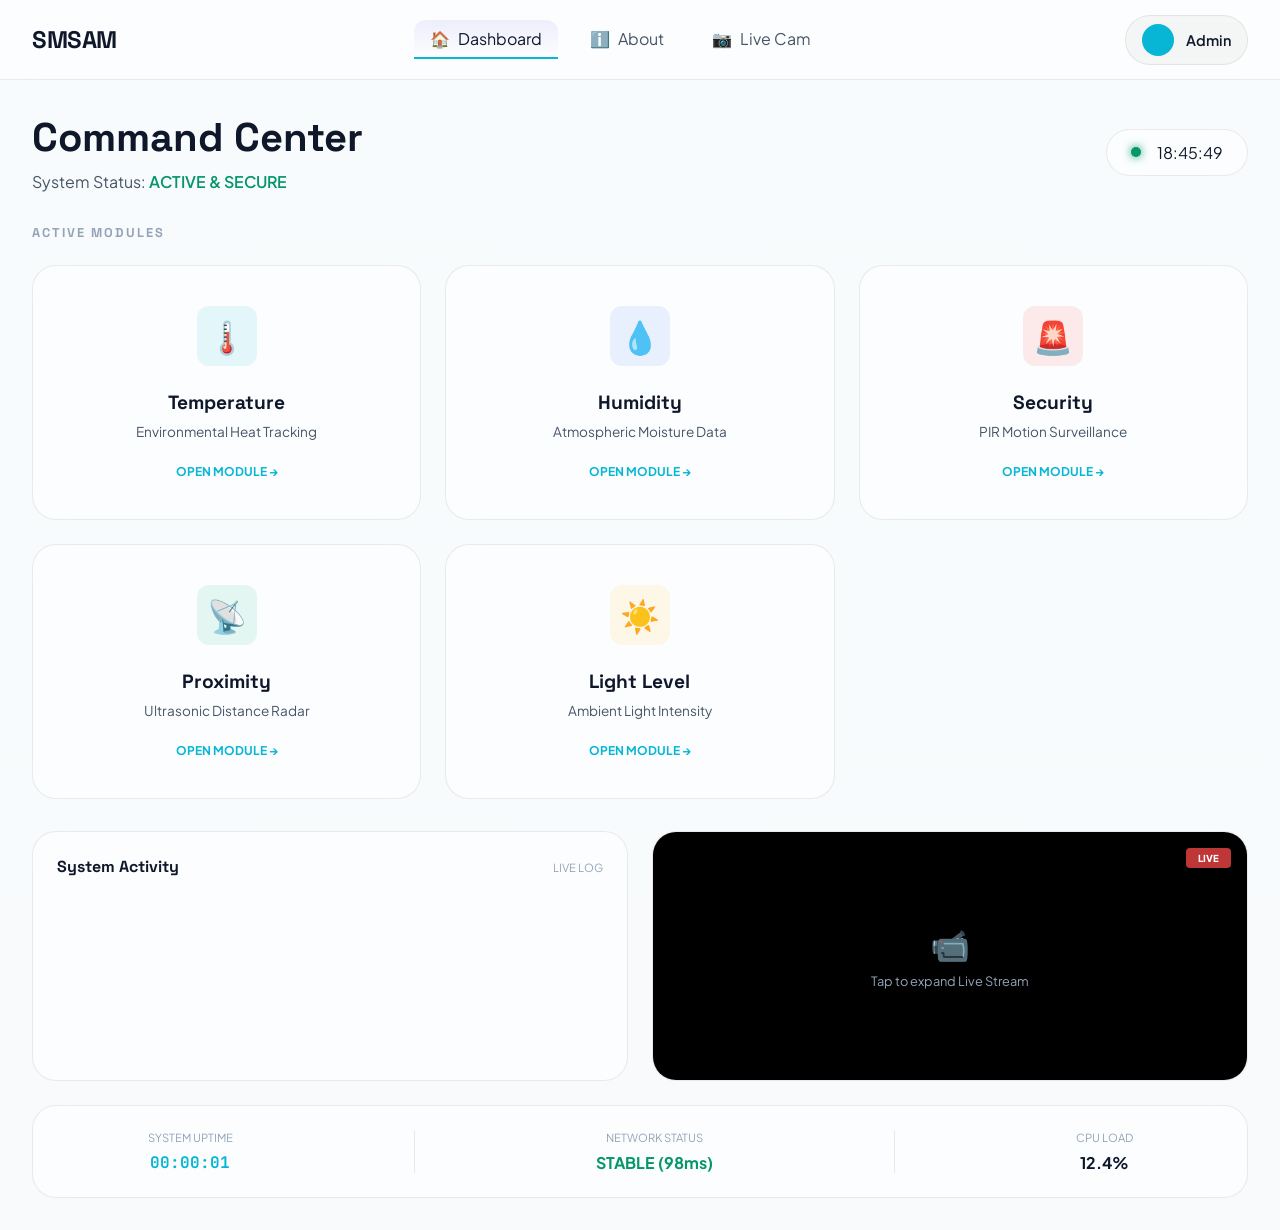
<file: index.html>
<!DOCTYPE html>
<html lang="en">
<head>
    <meta charset="UTF-8">
    <meta name="viewport" content="width=device-width, initial-scale=1.0">
    <title>SMSAM | Command Center</title>
    <link rel="stylesheet" href="static/style.css">
</head>
<body>
    <div class="app-container">
        <!-- Navbar -->
        <nav class="navbar">
            <div class="brand">
                <h1 class="brand-name">SMSAM</h1>
            </div>
            
            <ul class="nav-menu">
                <li class="nav-item">
                    <a href="index.html" class="nav-link active">
                        <span>🏠</span> Dashboard
                    </a>
                </li>
                <li class="nav-item">
                    <a href="about.html" class="nav-link">
                        <span>ℹ️</span> About
                    </a>
                </li>
                
                <li class="nav-item">
                    <a href="camera.html" class="nav-link">
                        <span>📷</span> Live Cam
                    </a>
                </li>
                
                
            </ul>

            <div class="user-profile">
                <div class="avatar"></div>
                <div class="user-info">
                    <div style="font-weight: 600; font-size: 0.9rem;">Admin</div>
                </div>
            </div>
        </nav>

        <!-- Main Content -->
        <main class="main-content">
            <header class="header animate-fade">
                <div>
                    <h2 style="font-size: 2.5rem; margin-bottom: 0.5rem;">Command Center</h2>
                    <p style="color: var(--text-dim);">System Status: <span style="color: var(--success); font-weight: 600;">ACTIVE & SECURE</span></p>
                </div>
                <div class="glass-card" style="padding: 12px 24px; border-radius: 100px; display: flex; align-items: center; gap: 1rem;">
                    <div style="width: 10px; height: 10px; border-radius: 50%; background: var(--success); box-shadow: 0 0 10px var(--success);"></div>
                    <span id="live-clock">--:--:--</span>
                </div>
            </header>

            <!-- Navigation Hub -->
            <div style="margin-bottom: 2rem;">
                <h3 style="margin-bottom: 1.5rem; color: var(--text-muted); text-transform: uppercase; letter-spacing: 2px; font-size: 0.8rem;">Active Modules</h3>
                <div class="dashboard-grid">
                    <!-- Temp Module -->
                    
                    <a href="temperature.html" style="text-decoration: none; color: inherit;">
                        <div class="glass-card animate-fade" style="text-align: center; padding: 2.5rem 1.5rem; animation-delay: 0.1s;">
                            <div class="card-icon" style="margin: 0 auto 1.5rem auto; width: 60px; height: 60px; font-size: 2rem; background: rgba(6, 182, 212, 0.1);">🌡️</div>
                            <h4 style="font-size: 1.2rem; margin-bottom: 0.5rem;">Temperature</h4>
                            <p style="color: var(--text-dim); font-size: 0.85rem;">Environmental Heat Tracking</p>
                            <div style="margin-top: 1.5rem; font-size: 0.75rem; color: var(--primary); font-weight: 700;">OPEN MODULE →</div>
                        </div>
                    </a>
                    

                    <!-- Humidity Module -->
                    
                    <a href="humidity.html" style="text-decoration: none; color: inherit;">
                        <div class="glass-card animate-fade" style="text-align: center; padding: 2.5rem 1.5rem; animation-delay: 0.2s;">
                            <div class="card-icon" style="margin: 0 auto 1.5rem auto; width: 60px; height: 60px; font-size: 2rem; background: rgba(59, 130, 246, 0.1);">💧</div>
                            <h4 style="font-size: 1.2rem; margin-bottom: 0.5rem;">Humidity</h4>
                            <p style="color: var(--text-dim); font-size: 0.85rem;">Atmospheric Moisture Data</p>
                            <div style="margin-top: 1.5rem; font-size: 0.75rem; color: var(--primary); font-weight: 700;">OPEN MODULE →</div>
                        </div>
                    </a>
                    

                    <!-- Motion Module -->
                    
                    <a href="motion.html" style="text-decoration: none; color: inherit;">
                        <div class="glass-card animate-fade" style="text-align: center; padding: 2.5rem 1.5rem; animation-delay: 0.3s;">
                            <div class="card-icon" style="margin: 0 auto 1.5rem auto; width: 60px; height: 60px; font-size: 2rem; background: rgba(239, 68, 68, 0.1);">🚨</div>
                            <h4 style="font-size: 1.2rem; margin-bottom: 0.5rem;">Security</h4>
                            <p style="color: var(--text-dim); font-size: 0.85rem;">PIR Motion Surveillance</p>
                            <div style="margin-top: 1.5rem; font-size: 0.75rem; color: var(--primary); font-weight: 700;">OPEN MODULE →</div>
                        </div>
                    </a>
                    

                    <!-- Radar Module -->
                    
                    <a href="distance.html" style="text-decoration: none; color: inherit;">
                        <div class="glass-card animate-fade" style="text-align: center; padding: 2.5rem 1.5rem; animation-delay: 0.4s;">
                            <div class="card-icon" style="margin: 0 auto 1.5rem auto; width: 60px; height: 60px; font-size: 2rem; background: rgba(16, 185, 129, 0.1);">📡</div>
                            <h4 style="font-size: 1.2rem; margin-bottom: 0.5rem;">Proximity</h4>
                            <p style="color: var(--text-dim); font-size: 0.85rem;">Ultrasonic Distance Radar</p>
                            <div style="margin-top: 1.5rem; font-size: 0.75rem; color: var(--primary); font-weight: 700;">OPEN MODULE →</div>
                        </div>
                    </a>
                    

                    <!-- LDR Module -->
                    
                    <a href="ldr.html" style="text-decoration: none; color: inherit;">
                        <div class="glass-card animate-fade" style="text-align: center; padding: 2.5rem 1.5rem; animation-delay: 0.5s;">
                            <div class="card-icon" style="margin: 0 auto 1.5rem auto; width: 60px; height: 60px; font-size: 2rem; background: rgba(251, 191, 36, 0.1);">☀️</div>
                            <h4 style="font-size: 1.2rem; margin-bottom: 0.5rem;">Light Level</h4>
                            <p style="color: var(--text-dim); font-size: 0.85rem;">Ambient Light Intensity</p>
                            <div style="margin-top: 1.5rem; font-size: 0.75rem; color: var(--primary); font-weight: 700;">OPEN MODULE →</div>
                        </div>
                    </a>
                    
                </div>
            </div>

            <!-- Overview Section -->
            <div style="display: grid; grid-template-columns: 1fr 1fr; gap: 1.5rem;">
                <!-- Activity Feed -->
                <div class="glass-card animate-fade" style="animation-delay: 0.5s;">
                    <div style="display: flex; justify-content: space-between; align-items: center; margin-bottom: 1.5rem;">
                        <h3 style="font-size: 1rem;">System Activity</h3>
                        <span style="font-size: 0.7rem; color: var(--text-muted);">LIVE LOG</span>
                    </div>
                    <div id="alert-list" style="display: flex; flex-direction: column; gap: 1rem;">
                        <!-- Alerts will be injected here -->
                    </div>
                </div>

                <!-- Live Feed Preview -->
                
                <a href="camera.html" style="text-decoration: none; color: inherit;">
                    <div class="glass-card animate-fade" style="padding: 0; overflow: hidden; position: relative; height: 100%; min-height: 250px; animation-delay: 0.6s;">
                        <div style="width: 100%; height: 100%; background: #000; display: flex; flex-direction: column; align-items: center; justify-content: center;">
                            <div style="font-size: 2rem; margin-bottom: 0.5rem;">📹</div>
                            <p style="color: var(--text-muted); font-size: 0.8rem;">Tap to expand Live Stream</p>
                        </div>
                        <div style="position: absolute; top: 1rem; right: 1rem; padding: 4px 12px; background: rgba(239, 68, 68, 0.8); border-radius: 4px; font-size: 0.6rem; font-weight: 800; color: white;">LIVE</div>
                    </div>
                </a>
                
            </div>

            <!-- Stats Bar -->
            <div class="glass-card animate-fade" style="margin-top: 1.5rem; display: flex; justify-content: space-around; padding: 1.5rem; animation-delay: 0.7s;">
                <div style="text-align: center;">
                    <div style="font-size: 0.7rem; color: var(--text-muted); text-transform: uppercase; margin-bottom: 0.5rem;">System Uptime</div>
                    <div id="uptime-counter" style="font-family: 'JetBrains Mono', monospace; font-weight: 700; color: var(--primary);">00:00:00</div>
                </div>
                <div style="width: 1px; background: var(--border-glass);"></div>
                <div style="text-align: center;">
                    <div style="font-size: 0.7rem; color: var(--text-muted); text-transform: uppercase; margin-bottom: 0.5rem;">Network Status</div>
                    <div style="font-weight: 700; color: var(--success);">STABLE (98ms)</div>
                </div>
                <div style="width: 1px; background: var(--border-glass);"></div>
                <div style="text-align: center;">
                    <div style="font-size: 0.7rem; color: var(--text-muted); text-transform: uppercase; margin-bottom: 0.5rem;">CPU Load</div>
                    <div style="font-weight: 700; color: var(--text-main);">12.4%</div>
                </div>
            </div>
        </main>
    </div>

    <script src="static/script.js"></script>
</body>
</html>
</file>
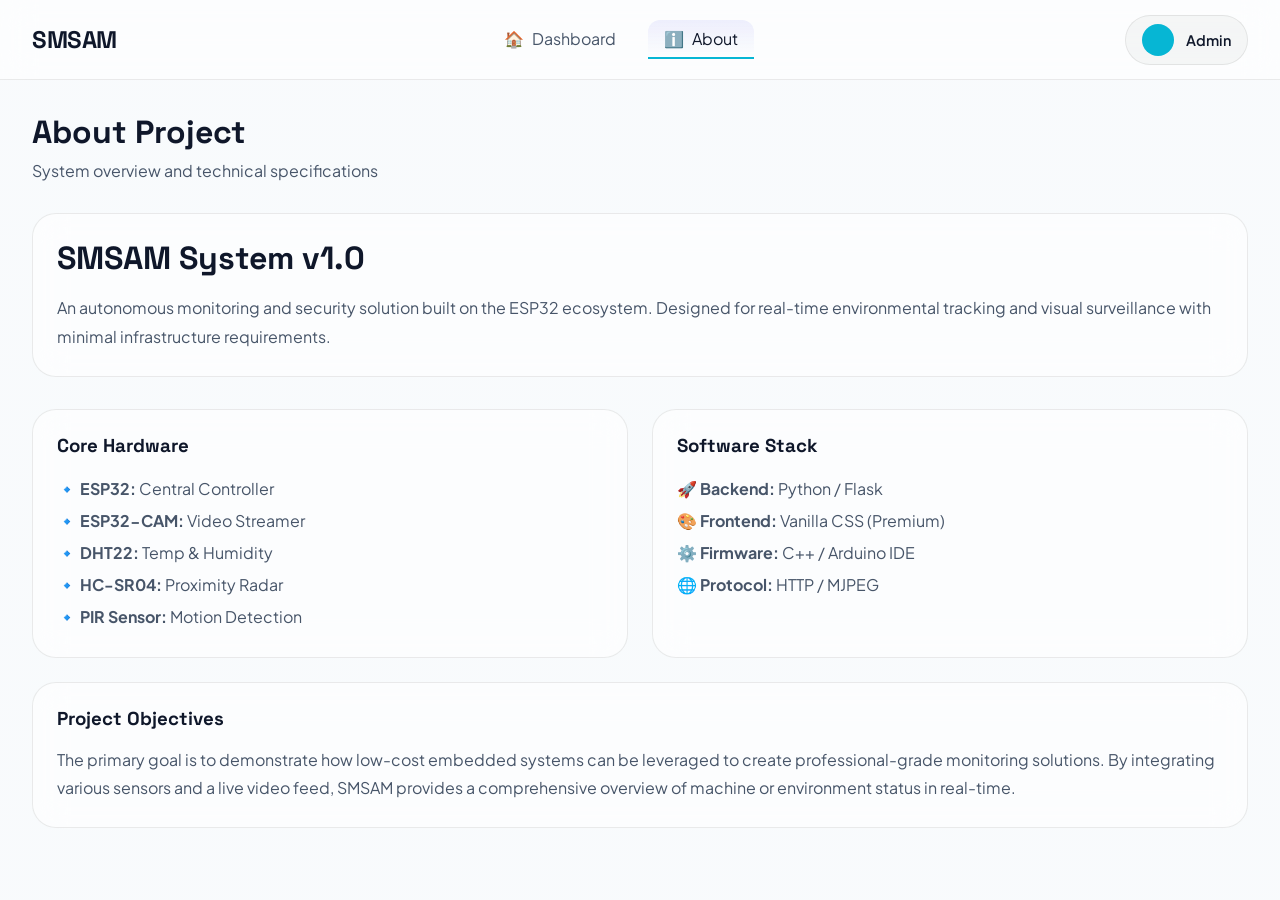
<file: about.html>
<!DOCTYPE html>
<html lang="en">
<head>
    <meta charset="UTF-8">
    <meta name="viewport" content="width=device-width, initial-scale=1.0">
    <title>SMSAM | About Project</title>
    <link rel="stylesheet" href="static/style.css">
</head>
<body>
    <div class="app-container">
        <!-- Navbar -->
        <nav class="navbar">
            <div class="brand">
                <h1 class="brand-name">SMSAM</h1>
            </div>
            
            <ul class="nav-menu">
                <li class="nav-item">
                    <a href="index.html" class="nav-link">
                        <span>🏠</span> Dashboard
                    </a>
                </li>
                <li class="nav-item">
                    <a href="about.html" class="nav-link active">
                        <span>ℹ️</span> About
                    </a>
                </li>
                
                
            </ul>

            <div class="user-profile">
                <div class="avatar"></div>
                <div class="user-info">
                    <div style="font-weight: 600; font-size: 0.9rem;">Admin</div>
                </div>
            </div>
        </nav>

        <!-- Main Content -->
        <main class="main-content">
            <header class="header animate-fade">
                <div>
                    <h2 style="font-size: 2rem; margin-bottom: 0.5rem;">About Project</h2>
                    <p style="color: var(--text-dim);">System overview and technical specifications</p>
                </div>
            </header>

            <div class="glass-card animate-fade" style="margin-bottom: 2rem;">
                <div style="display: flex; gap: 2rem; align-items: center;">

                    <div>
                        <h3 style="font-size: 2rem; margin-bottom: 1rem;">SMSAM System v1.0</h3>
                        <p style="color: var(--text-dim); line-height: 1.8;">
                            An autonomous monitoring and security solution built on the ESP32 ecosystem. 
                            Designed for real-time environmental tracking and visual surveillance with minimal infrastructure requirements.
                        </p>
                    </div>
                </div>
            </div>

            <div class="dashboard-grid">
                <div class="glass-card animate-fade" style="animation-delay: 0.2s;">
                    <h3 style="margin-bottom: 1rem;">Core Hardware</h3>
                    <ul style="list-style: none; color: var(--text-dim); line-height: 2;">
                        <li>🔹 <strong>ESP32:</strong> Central Controller</li>
                        <li>🔹 <strong>ESP32-CAM:</strong> Video Streamer</li>
                        <li>🔹 <strong>DHT22:</strong> Temp & Humidity</li>
                        <li>🔹 <strong>HC-SR04:</strong> Proximity Radar</li>
                        <li>🔹 <strong>PIR Sensor:</strong> Motion Detection</li>
                    </ul>
                </div>

                <div class="glass-card animate-fade" style="animation-delay: 0.3s;">
                    <h3 style="margin-bottom: 1rem;">Software Stack</h3>
                    <ul style="list-style: none; color: var(--text-dim); line-height: 2;">
                        <li>🚀 <strong>Backend:</strong> Python / Flask</li>
                        <li>🎨 <strong>Frontend:</strong> Vanilla CSS (Premium)</li>
                        <li>⚙️ <strong>Firmware:</strong> C++ / Arduino IDE</li>
                        <li>🌐 <strong>Protocol:</strong> HTTP / MJPEG</li>
                    </ul>
                </div>
            </div>

            <div class="glass-card animate-fade" style="margin-top: 1.5rem; animation-delay: 0.4s;">
                <h3 style="margin-bottom: 1rem;">Project Objectives</h3>
                <p style="color: var(--text-dim); line-height: 1.8;">
                    The primary goal is to demonstrate how low-cost embedded systems can be leveraged to create 
                    professional-grade monitoring solutions. By integrating various sensors and a live video feed, 
                    SMSAM provides a comprehensive overview of machine or environment status in real-time.
                </p>
            </div>
        </main>
    </div>

    <script src="static/script.js"></script>
</body>
</html>
</file>
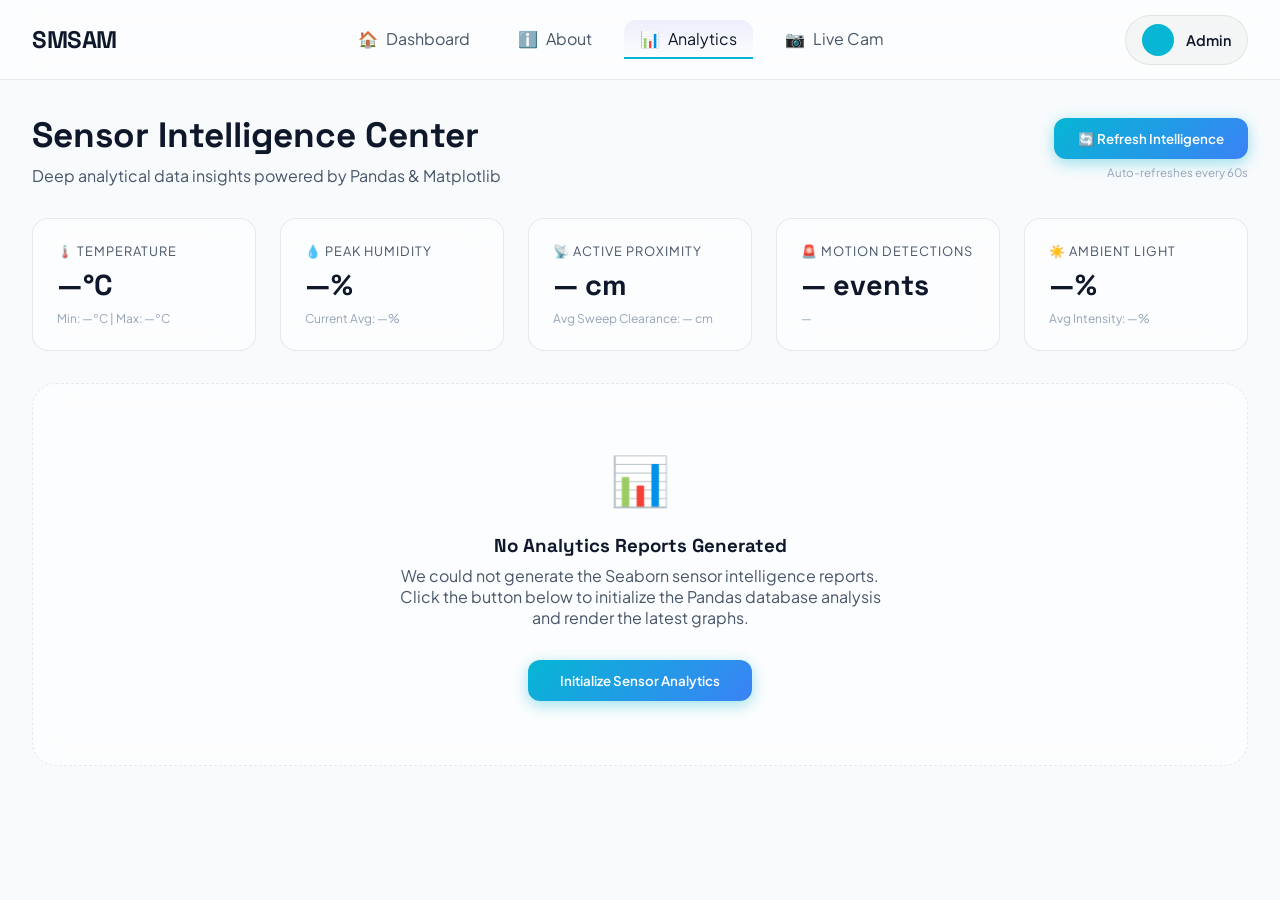
<file: analytics.html>
<!DOCTYPE html>
<html lang="en">
<head>
    <meta charset="UTF-8">
    <meta name="viewport" content="width=device-width, initial-scale=1.0">
    <title>SMSAM | Analytics & Intelligence</title>
    <link rel="stylesheet" href="static/style.css">
    <style>
        /* Embedded custom style additions for the Analytics page */
        .analytics-grid {
            display: grid;
            grid-template-columns: repeat(auto-fit, minmax(450px, 1fr));
            gap: 2rem;
            margin-top: 2rem;
        }
        @media (max-width: 968px) {
            .analytics-grid {
                grid-template-columns: 1fr;
            }
        }
        .graph-card {
            background: rgba(15, 23, 42, 0.95) !important; /* Cyber dark background for graphs to match plot styling */
            border: 1px solid rgba(255, 255, 255, 0.1) !important;
            border-radius: var(--radius-xl);
            padding: 1.5rem;
            overflow: hidden;
            display: flex;
            flex-direction: column;
            align-items: center;
            transition: var(--transition);
        }
        .graph-card:hover {
            transform: translateY(-5px);
            box-shadow: 0 12px 30px rgba(0, 0, 0, 0.5);
            border-color: var(--primary) !important;
        }
        .graph-title {
            color: #f8fafc;
            align-self: flex-start;
            margin-bottom: 1rem;
            font-size: 1.1rem;
            border-left: 3px solid var(--primary);
            padding-left: 10px;
        }
        .graph-img {
            width: 100%;
            height: auto;
            border-radius: var(--radius-md);
            background: #1e293b;
        }
        
        /* Loading Overlay Style */
        #loader-overlay {
            position: fixed;
            top: 0;
            left: 0;
            width: 100vw;
            height: 100vh;
            background: rgba(15, 23, 42, 0.7);
            backdrop-filter: blur(10px);
            z-index: 1000;
            display: flex;
            flex-direction: column;
            align-items: center;
            justify-content: center;
            opacity: 0;
            pointer-events: none;
            transition: opacity 0.4s ease;
        }
        #loader-overlay.active {
            opacity: 1;
            pointer-events: auto;
        }
        .spinner {
            width: 70px;
            height: 70px;
            border: 6px solid rgba(6, 182, 212, 0.1);
            border-top: 6px solid var(--primary);
            border-radius: 50%;
            animation: spin 1s linear infinite;
            margin-bottom: 2rem;
            box-shadow: 0 0 15px var(--primary-glow);
        }
        .loader-text {
            color: #ffffff;
            font-family: 'Space Grotesk', sans-serif;
            font-size: 1.3rem;
            font-weight: 600;
            text-align: center;
        }
        @keyframes spin {
            0% { transform: rotate(0deg); }
            100% { transform: rotate(360deg); }
        }
        
        .kpi-row {
            display: grid;
            grid-template-columns: repeat(auto-fit, minmax(220px, 1fr));
            gap: 1.5rem;
            margin-bottom: 2rem;
        }
        .kpi-card {
            background: var(--bg-glass);
            backdrop-filter: var(--blur);
            border: 1px solid var(--border-glass);
            border-radius: var(--radius-lg);
            padding: 1.5rem;
            transition: var(--transition);
        }
        .kpi-card:hover {
            transform: translateY(-3px);
            background: rgba(255, 255, 255, 0.85);
            box-shadow: 0 8px 20px rgba(0, 0, 0, 0.05);
        }
        .kpi-label {
            color: var(--text-dim);
            font-size: 0.8rem;
            text-transform: uppercase;
            letter-spacing: 1px;
            margin-bottom: 0.5rem;
        }
        .kpi-value {
            font-size: 1.8rem;
            font-family: 'Space Grotesk', sans-serif;
            font-weight: 700;
            color: var(--text-main);
        }
        .kpi-sub {
            color: var(--text-muted);
            font-size: 0.75rem;
            margin-top: 0.5rem;
        }
    </style>
</head>
<body>
    <!-- Glass Loading Overlay -->
    <div id="loader-overlay">
        <div class="spinner"></div>
        <div class="loader-text">Analyzing database records...<br><span style="font-size: 0.9rem; color: #94a3b8; font-weight: normal;">Regenerating Seaborn & Pandas charts</span></div>
    </div>

    <div class="app-container">
        <!-- Navbar -->
        <nav class="navbar">
            <div class="brand">
                <h1 class="brand-name">SMSAM</h1>
            </div>
            
            <ul class="nav-menu">
                <li class="nav-item">
                    <a href="index.html" class="nav-link">
                        <span>🏠</span> Dashboard
                    </a>
                </li>
                <li class="nav-item">
                    <a href="about.html" class="nav-link">
                        <span>ℹ️</span> About
                    </a>
                </li>
                <li class="nav-item">
                    <a href="analytics.html" class="nav-link active">
                        <span>📊</span> Analytics
                    </a>
                </li>
                
                <li class="nav-item">
                    <a href="camera.html" class="nav-link">
                        <span>📷</span> Live Cam
                    </a>
                </li>
                
                
            </ul>

            <div class="user-profile">
                <div class="avatar"></div>
                <div class="user-info">
                    <div style="font-weight: 600; font-size: 0.9rem;">Admin</div>
                </div>
            </div>
        </nav>

        <!-- Main Content -->
        <main class="main-content">
            <header class="header animate-fade">
                <div>
                    <h2 style="font-size: 2.2rem; margin-bottom: 0.5rem;">Sensor Intelligence Center</h2>
                    <p style="color: var(--text-dim);">Deep analytical data insights powered by Pandas & Matplotlib</p>
                </div>
                
                <div style="display:flex; flex-direction:column; align-items:flex-end; gap:6px;">
                    <button class="btn btn-primary" id="btn-refresh" style="width: auto; padding: 12px 24px; display: flex; align-items: center; gap: 8px;">
                        🔄 Refresh Intelligence
                    </button>
                    <span id="last-updated" style="font-size:0.72rem; color:var(--text-muted);">Auto-refreshes every 60s</span>
                </div>
            </header>

            <!-- Statistical KPI Dashboard -->
            <div class="kpi-row animate-fade" style="animation-delay: 0.1s;">
                <!-- Temp Card -->
                
                <div class="kpi-card">
                    <div class="kpi-label">🌡️ Temperature</div>
                    <div class="kpi-value">—°C</div>
                    <div class="kpi-sub">Min: —°C | Max: —°C</div>
                </div>
                
                
                <!-- Humidity Card -->
                
                <div class="kpi-card">
                    <div class="kpi-label">💧 Peak Humidity</div>
                    <div class="kpi-value">—%</div>
                    <div class="kpi-sub">Current Avg: —%</div>
                </div>
                
                
                <!-- Radar Proximity -->
                
                <div class="kpi-card">
                    <div class="kpi-label">📡 Active Proximity</div>
                    <div class="kpi-value">— cm</div>
                    <div class="kpi-sub">Avg Sweep Clearance: — cm</div>
                </div>
                
                
                <!-- Motion Alerts -->
                
                <div class="kpi-card">
                    <div class="kpi-label">🚨 Motion Detections</div>
                    <div class="kpi-value">— events</div>
                    <div class="kpi-sub">—</div>
                </div>
                
                
                <!-- LDR Light Card -->
                
                <div class="kpi-card">
                    <div class="kpi-label">☀️ Ambient Light</div>
                    <div class="kpi-value">—%</div>
                    <div class="kpi-sub">Avg Intensity: —%</div>
                </div>
                
            </div>

            <!-- Dynamic Graphs Grid -->
            
            <div class="glass-card animate-fade" style="text-align: center; padding: 4rem; border: 1px dashed var(--border-glass);">
                <div style="font-size: 3rem; margin-bottom: 1.5rem;">📊</div>
                <h3>No Analytics Reports Generated</h3>
                <p style="color: var(--text-dim); margin-top: 0.5rem; max-width: 500px; margin-left: auto; margin-right: auto;">
                    We could not generate the Seaborn sensor intelligence reports. Click the button below to initialize the Pandas database analysis and render the latest graphs.
                </p>
                <button class="btn btn-primary" id="btn-initialize" style="width: auto; margin-top: 2rem; padding: 12px 32px;">
                    Initialize Sensor Analytics
                </button>
            </div>
            
        </main>
    </div>

    <!-- Frontend Interactive Scripts -->
    <script>
        document.addEventListener('DOMContentLoaded', () => {
            const refreshBtn   = document.getElementById('btn-refresh');
            const initBtn      = document.getElementById('btn-initialize');
            const loader       = document.getElementById('loader-overlay');
            const lastUpdated  = document.getElementById('last-updated');

            // ── Manual/Auto refresh logic ──────────────────────────────
            async function triggerRefresh(showLoader = true) {
                if (showLoader) loader.classList.add('active');
                try {
                    const response = await fetch('/api/analytics/refresh', {
                        method: 'POST',
                        headers: { 'Content-Type': 'application/json' }
                    });
                    if (response.ok) {
                        if (showLoader) {
                            window.location.reload();
                        } else {
                            // Silent background refresh — rebust image cache only
                            bustGraphCache();
                            if (lastUpdated) {
                                const now = new Date();
                                lastUpdated.textContent = 'Updated ' + now.toLocaleTimeString();
                            }
                        }
                    } else {
                        if (showLoader) {
                            alert('Could not refresh analytical reports. Check logs.');
                            loader.classList.remove('active');
                        }
                    }
                } catch (e) {
                    if (showLoader) {
                        alert('Network error trying to contact server.');
                        loader.classList.remove('active');
                    }
                }
            }

            // ── Cache-bust all graph <img> tags ────────────────────────
            function bustGraphCache() {
                document.querySelectorAll('.graph-img').forEach(img => {
                    const base = img.src.split('?')[0];
                    img.src = base + '?ts=' + Date.now();
                });
            }

            if (refreshBtn) refreshBtn.addEventListener('click', () => triggerRefresh(true));
            if (initBtn)    initBtn.addEventListener('click',    () => triggerRefresh(true));

            // ── Auto-refresh graphs every 60 seconds silently ──────────
            setInterval(() => triggerRefresh(false), 60000);
        });
    </script>
</body>
</html>
</file>
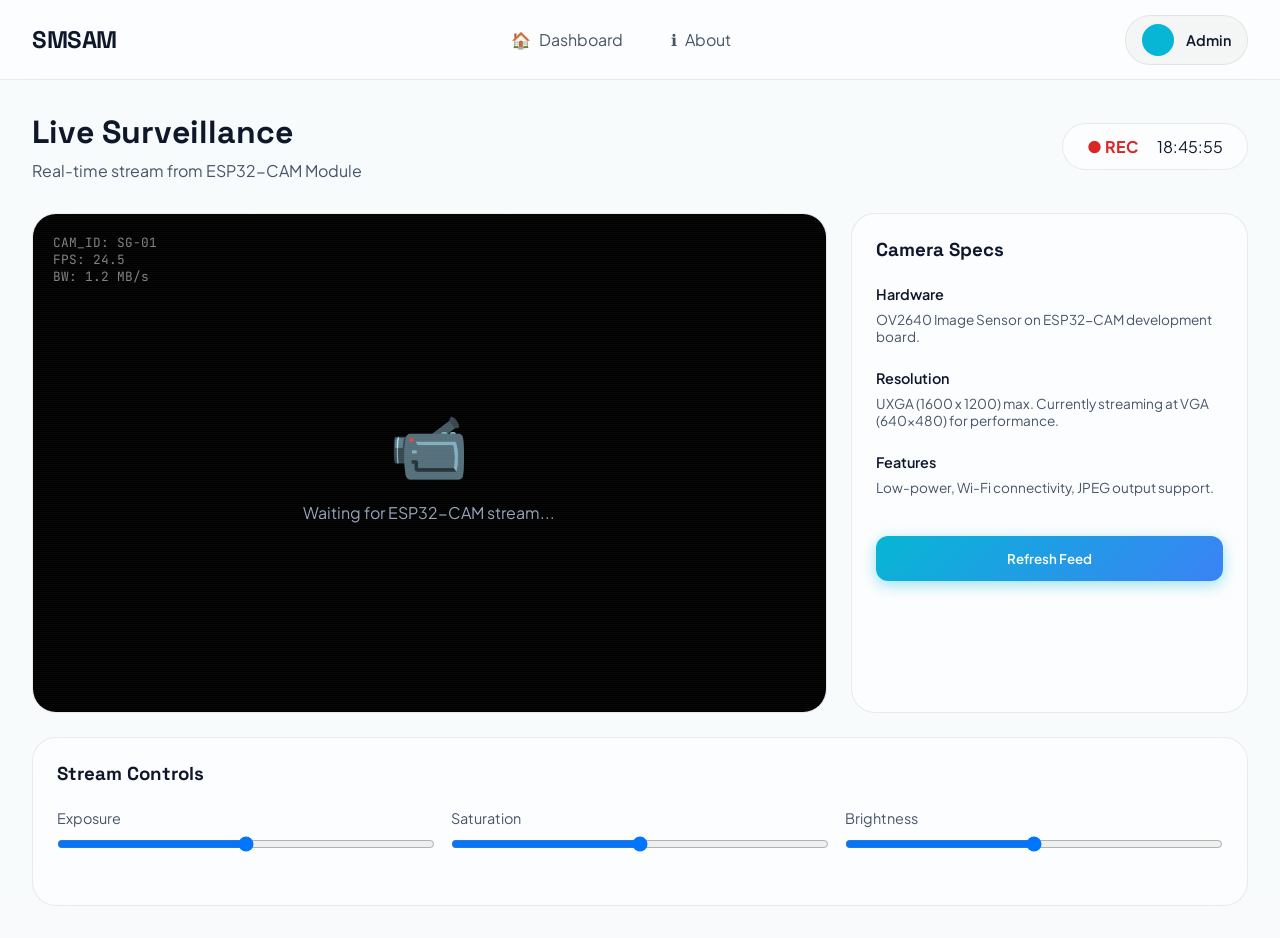
<file: camera.html>
<!DOCTYPE html>
<html lang="en">
<head>
    <meta charset="UTF-8">
    <meta name="viewport" content="width=device-width, initial-scale=1.0">
    <title>SMSAM | Live Camera Feed</title>
    <link rel="stylesheet" href="static/style.css">
</head>
<body>
    <div class="app-container">
        <!-- Navbar -->
        <nav class="navbar">
            <div class="brand">
                <h1 class="brand-name">SMSAM</h1>
            </div>
            
            <ul class="nav-menu">
                <li class="nav-item">
                    <a href="index.html" class="nav-link">
                        <span>🏠</span> Dashboard
                    </a>
                </li>
                <li class="nav-item">
                    <a href="about.html" class="nav-link">
                        <span>ℹ</span> About
                    </a>
                </li>
                
                
            </ul>

            <div class="user-profile">
                <div class="avatar"></div>
                <div class="user-info">
                    <div style="font-weight: 600; font-size: 0.9rem;">Admin</div>
                </div>
            </div>
        </nav>

        <!-- Main Content -->
        <main class="main-content">
            <header class="header animate-fade">
                <div>
                    <h2 style="font-size: 2rem; margin-bottom: 0.5rem;">Live Surveillance</h2>
                    <p style="color: var(--text-dim);">Real-time stream from ESP32-CAM Module</p>
                </div>
                <div class="glass-card" style="padding: 12px 24px; border-radius: 100px;">
                    <span style="color: var(--danger); font-weight: 700;">● REC</span>
                    <span id="live-clock" style="margin-left: 1rem;">--:--:--</span>
                </div>
            </header>

            <div style="display: grid; grid-template-columns: 2fr 1fr; gap: 1.5rem;">
                <!-- Camera Feed Container -->
                <div class="glass-card animate-fade" style="padding: 0; overflow: hidden; height: 500px; position: relative;">
                    <!-- Placeholder for actual stream -->
                    <div style="width: 100%; height: 100%; background: #000; display: flex; flex-direction: column; align-items: center; justify-content: center; position: relative;">
                        <div style="font-size: 4rem; margin-bottom: 1rem;">📹</div>
                        <p style="color: var(--text-muted);">Waiting for ESP32-CAM stream...</p>
                        
                        <!-- Static Overlay effect -->
                        <div style="position: absolute; inset: 0; background: repeating-linear-gradient(rgba(255,255,255,0.03) 0px, rgba(255,255,255,0.03) 1px, transparent 1px, transparent 2px); pointer-events: none;"></div>
                    </div>

                    <!-- HUD Overlay -->
                    <div style="position: absolute; top: 20px; left: 20px; font-family: 'JetBrains Mono', monospace; font-size: 0.8rem; color: rgba(255,255,255,0.5);">
                        CAM_ID: SG-01<br>
                        FPS: 24.5<br>
                        BW: 1.2 MB/s
                    </div>
                </div>

                <!-- Camera Details -->
                <div class="glass-card animate-fade" style="animation-delay: 0.1s;">
                    <h3 style="margin-bottom: 1.5rem;">Camera Specs</h3>
                    <div style="display: flex; flex-direction: column; gap: 1.5rem;">
                        <div>
                            <div style="font-weight: 600; font-size: 0.9rem; margin-bottom: 0.5rem;">Hardware</div>
                            <p style="color: var(--text-dim); font-size: 0.85rem;">OV2640 Image Sensor on ESP32-CAM development board.</p>
                        </div>
                        <div>
                            <div style="font-weight: 600; font-size: 0.9rem; margin-bottom: 0.5rem;">Resolution</div>
                            <p style="color: var(--text-dim); font-size: 0.85rem;">UXGA (1600 x 1200) max. Currently streaming at VGA (640x480) for performance.</p>
                        </div>
                        <div>
                            <div style="font-weight: 600; font-size: 0.9rem; margin-bottom: 0.5rem;">Features</div>
                            <p style="color: var(--text-dim); font-size: 0.85rem;">Low-power, Wi-Fi connectivity, JPEG output support.</p>
                        </div>
                        
                        <button class="btn btn-primary" style="margin-top: 1rem;">Refresh Feed</button>
                    </div>
                </div>
            </div>

            <!-- Settings Section -->
            <div class="glass-card animate-fade" style="margin-top: 1.5rem; animation-delay: 0.2s;">
                <h3 style="margin-bottom: 1.5rem;">Stream Controls</h3>
                <div style="display: grid; grid-template-columns: repeat(auto-fit, minmax(200px, 1fr)); gap: 1rem;">
                    <div class="form-group">
                        <label class="form-label">Exposure</label>
                        <input type="range" class="form-input" style="padding: 0;">
                    </div>
                    <div class="form-group">
                        <label class="form-label">Saturation</label>
                        <input type="range" class="form-input" style="padding: 0;">
                    </div>
                    <div class="form-group">
                        <label class="form-label">Brightness</label>
                        <input type="range" class="form-input" style="padding: 0;">
                    </div>
                </div>
            </div>
        </main>
    </div>

    <script src="static/script.js"></script>
</body>
</html>
</file>
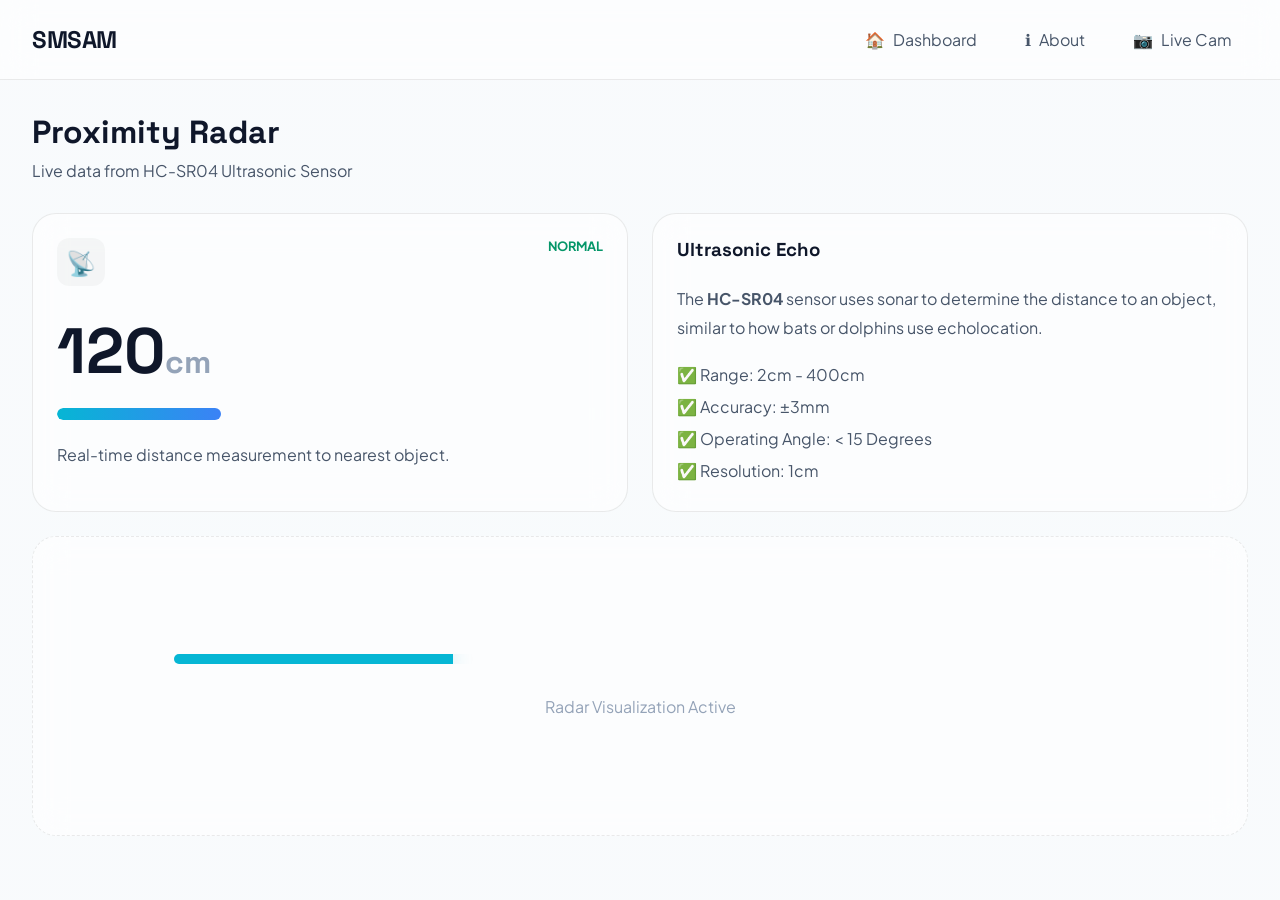
<file: distance.html>
<!DOCTYPE html>
<html lang="en">
<head>
    <meta charset="UTF-8">
    <meta name="viewport" content="width=device-width, initial-scale=1.0">
    <title>SMSAM | Proximity Monitoring</title>
    <link rel="stylesheet" href="static/style.css">
</head>
<body>
    <div class="app-container">
        <!-- Navbar -->
        <nav class="navbar">
            <div class="brand">
                <h1 class="brand-name">SMSAM</h1>
            </div>
            
            <ul class="nav-menu">
                <li class="nav-item">
                    <a href="index.html" class="nav-link">
                        <span>🏠</span> Dashboard
                    </a>
                </li>
                <li class="nav-item">
                    <a href="about.html" class="nav-link">
                        <span>ℹ</span> About
                    </a>
                </li>
                <li class="nav-item">
                    <a href="camera.html" class="nav-link">
                        <span>📷</span> Live Cam
                    </a>
                </li>
                
            </ul>
        </nav>

        <!-- Main Content -->
        <main class="main-content">
            <header class="header animate-fade">
                <div>
                    <h2 style="font-size: 2rem; margin-bottom: 0.5rem;">Proximity Radar</h2>
                    <p style="color: var(--text-dim);">Live data from HC-SR04 Ultrasonic Sensor</p>
                </div>
            </header>

            <div style="display: grid; grid-template-columns: 1fr 1fr; gap: 1.5rem;">
                <!-- Live Card -->
                <div class="glass-card animate-fade">
                    <div class="card-header">
                        <div class="card-icon">📡</div>
                        <div id="distance-status" class="status-badge" style="color: var(--success); font-weight: 700; font-size: 0.8rem;">NORMAL</div>
                    </div>
                    <div class="card-value" style="font-size: 4rem;">
                        <span id="distance-val">120</span><span style="font-size: 2rem; color: var(--text-muted);">cm</span>
                    </div>
                    <div class="progress-container" style="height: 12px;">
                        <div id="distance-bar" class="progress-bar" style="width: 30%;"></div>
                    </div>
                    <p style="margin-top: 1.5rem; color: var(--text-dim);">Real-time distance measurement to nearest object.</p>
                </div>

                <!-- Details Card -->
                <div class="glass-card animate-fade" style="animation-delay: 0.1s;">
                    <h3 style="margin-bottom: 1.5rem;">Ultrasonic Echo</h3>
                    <p style="color: var(--text-dim); line-height: 1.8; margin-bottom: 1rem;">
                        The <strong>HC-SR04</strong> sensor uses sonar to determine the distance to an object, similar to how bats or dolphins use echolocation.
                    </p>
                    <ul style="list-style: none; color: var(--text-dim); line-height: 2;">
                        <li>✅ Range: 2cm - 400cm</li>
                        <li>✅ Accuracy: ±3mm</li>
                        <li>✅ Operating Angle: < 15 Degrees</li>
                        <li>✅ Resolution: 1cm</li>
                    </ul>
                </div>
            </div>

            <!-- Visualization Placeholder -->
            <div class="glass-card animate-fade" style="margin-top: 1.5rem; animation-delay: 0.2s; height: 300px; display: flex; flex-direction: column; align-items: center; justify-content: center; border: 1px dashed var(--border-glass);">
                <div style="width: 80%; height: 10px; background: rgba(255,255,255,0.05); border-radius: 100px; overflow: hidden; position: relative;">
                    <div id="distance-viz" style="position: absolute; left: 0; top: 0; height: 100%; width: 30%; background: var(--primary); box-shadow: 0 0 20px var(--primary-glow); transition: width 0.3s ease;"></div>
                </div>
                <p style="color: var(--text-muted); margin-top: 2rem;">Radar Visualization Active</p>
            </div>
        </main>
    </div>

    <script src="static/script.js"></script>
    <script>
        // Specific viz update for this page
        setInterval(() => {
            const val = parseInt(document.getElementById('distance-val').textContent);
            const viz = document.getElementById('distance-viz');
            if (viz) {
                const pct = Math.min(100, (val / 400) * 100);
                viz.style.width = pct + '%';
            }
        }, 1000);
    </script>
</body>
</html>
</file>
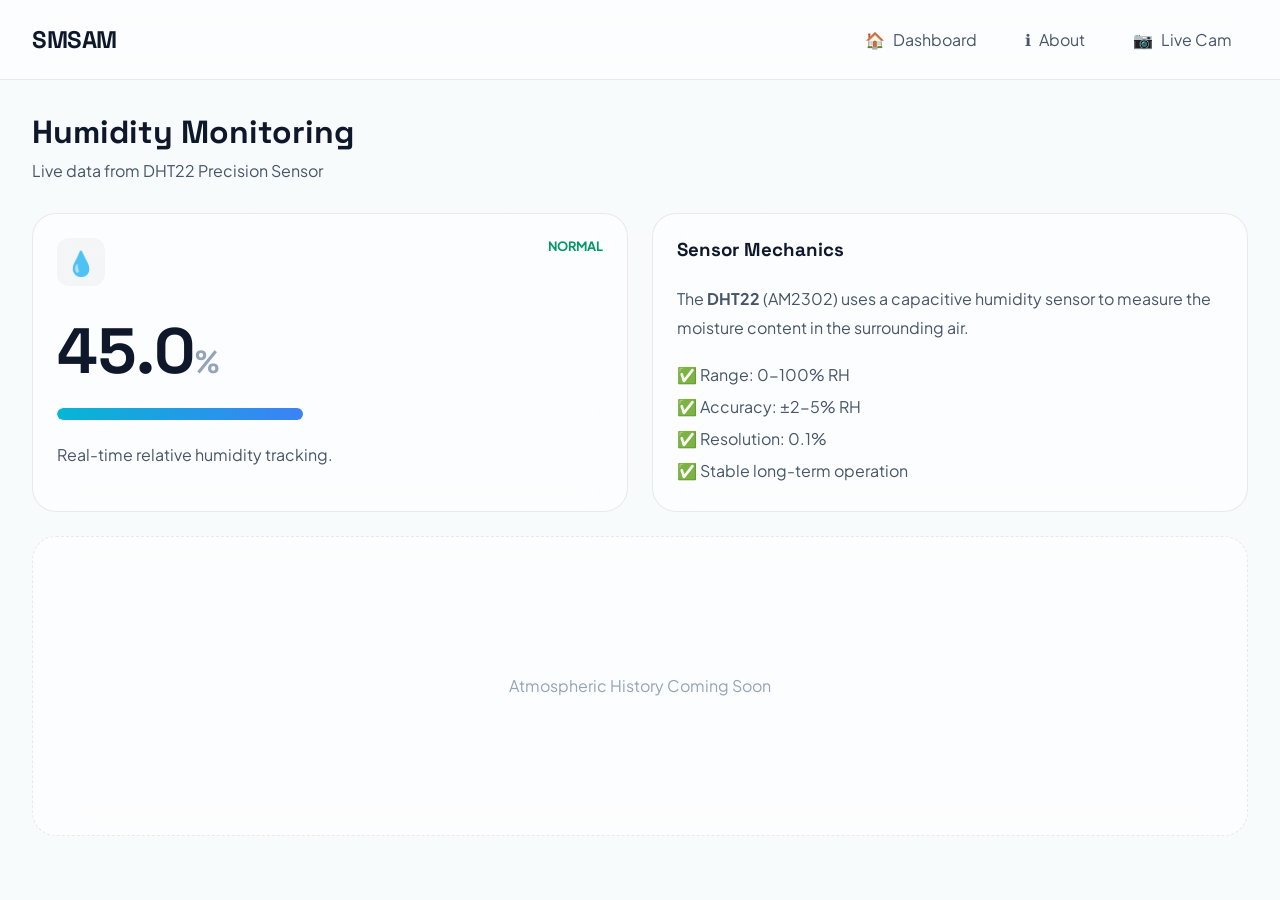
<file: humidity.html>
<!DOCTYPE html>
<html lang="en">
<head>
    <meta charset="UTF-8">
    <meta name="viewport" content="width=device-width, initial-scale=1.0">
    <title>SMSAM | Humidity Monitoring</title>
    <link rel="stylesheet" href="static/style.css">
</head>
<body>
    <div class="app-container">
        <!-- Navbar -->
        <nav class="navbar">
            <div class="brand">
                <h1 class="brand-name">SMSAM</h1>
            </div>
            
            <ul class="nav-menu">
                <li class="nav-item">
                    <a href="index.html" class="nav-link">
                        <span>🏠</span> Dashboard
                    </a>
                </li>
                <li class="nav-item">
                    <a href="about.html" class="nav-link">
                        <span>ℹ</span> About
                    </a>
                </li>
                <li class="nav-item">
                    <a href="camera.html" class="nav-link">
                        <span>📷</span> Live Cam
                    </a>
                </li>
                
            </ul>
        </nav>

        <!-- Main Content -->
        <main class="main-content">
            <header class="header animate-fade">
                <div>
                    <h2 style="font-size: 2rem; margin-bottom: 0.5rem;">Humidity Monitoring</h2>
                    <p style="color: var(--text-dim);">Live data from DHT22 Precision Sensor</p>
                </div>
            </header>

            <div style="display: grid; grid-template-columns: 1fr 1fr; gap: 1.5rem;">
                <!-- Live Card -->
                <div class="glass-card animate-fade">
                    <div class="card-header">
                        <div class="card-icon">💧</div>
                        <div id="humidity-status" class="status-badge" style="color: var(--success); font-weight: 700; font-size: 0.8rem;">NORMAL</div>
                    </div>
                    <div class="card-value" style="font-size: 4rem;">
                        <span id="humidity-val">45.0</span><span style="font-size: 2rem; color: var(--text-muted);">%</span>
                    </div>
                    <div class="progress-container" style="height: 12px;">
                        <div id="humidity-bar" class="progress-bar" style="width: 45%;"></div>
                    </div>
                    <p style="margin-top: 1.5rem; color: var(--text-dim);">Real-time relative humidity tracking.</p>
                </div>

                <!-- Details Card -->
                <div class="glass-card animate-fade" style="animation-delay: 0.1s;">
                    <h3 style="margin-bottom: 1.5rem;">Sensor Mechanics</h3>
                    <p style="color: var(--text-dim); line-height: 1.8; margin-bottom: 1rem;">
                        The <strong>DHT22</strong> (AM2302) uses a capacitive humidity sensor to measure the moisture content in the surrounding air.
                    </p>
                    <ul style="list-style: none; color: var(--text-dim); line-height: 2;">
                        <li>✅ Range: 0-100% RH</li>
                        <li>✅ Accuracy: ±2-5% RH</li>
                        <li>✅ Resolution: 0.1%</li>
                        <li>✅ Stable long-term operation</li>
                    </ul>
                </div>
            </div>

            <!-- Analytics Placeholder -->
            <div class="glass-card animate-fade" style="margin-top: 1.5rem; animation-delay: 0.2s; height: 300px; display: flex; align-items: center; justify-content: center; border: 1px dashed var(--border-glass);">
                <p style="color: var(--text-muted);">Atmospheric History Coming Soon</p>
            </div>
        </main>
    </div>

    <script src="static/script.js"></script>
</body>
</html>
</file>
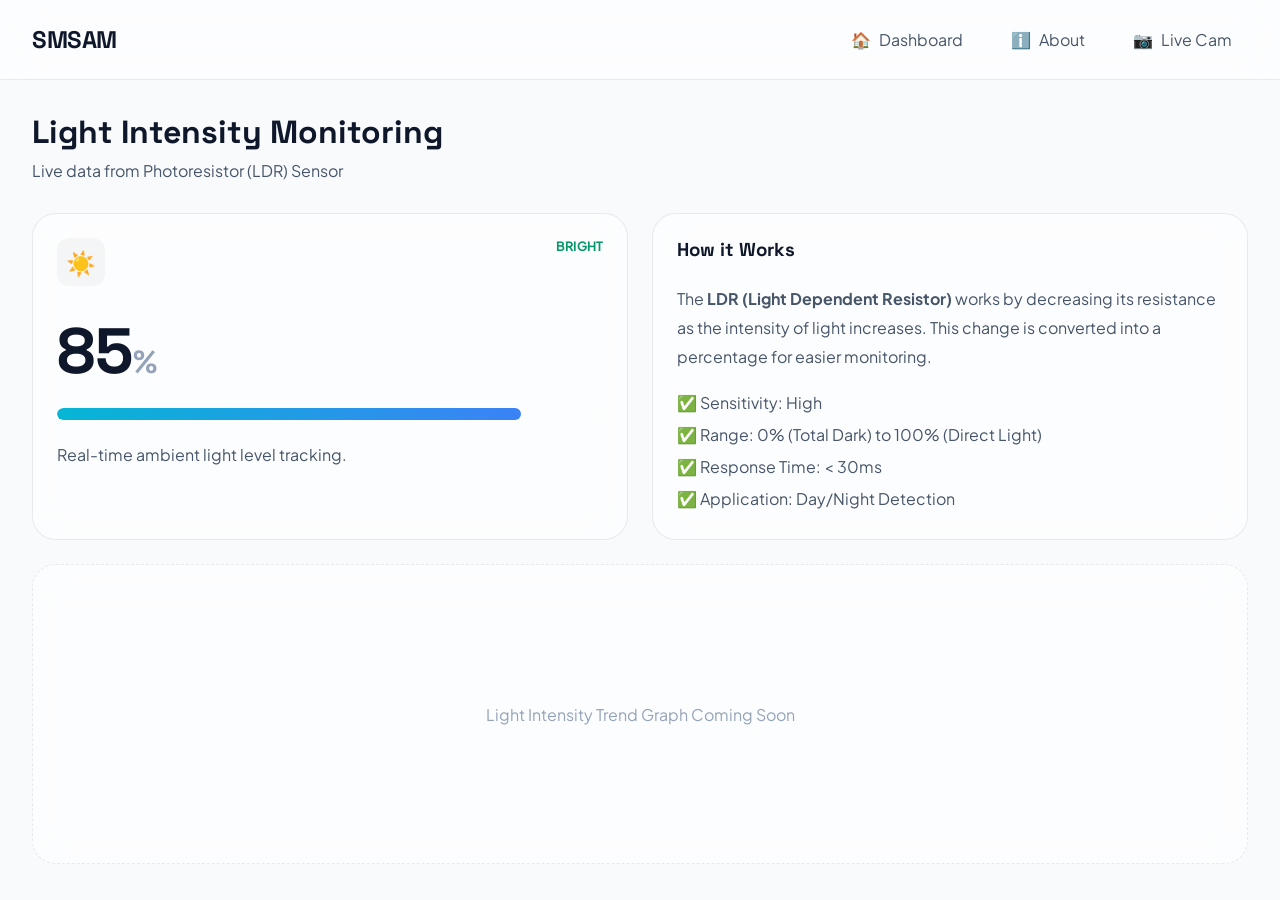
<file: ldr.html>
<!DOCTYPE html>
<html lang="en">
<head>
    <meta charset="UTF-8">
    <meta name="viewport" content="width=device-width, initial-scale=1.0">
    <title>SMSAM | Light Intensity</title>
    <link rel="stylesheet" href="static/style.css">
</head>
<body>
    <div class="app-container">
        <!-- Navbar -->
        <nav class="navbar">
            <div class="brand">
                <h1 class="brand-name">SMSAM</h1>
            </div>
            
            <ul class="nav-menu">
                <li class="nav-item">
                    <a href="index.html" class="nav-link">
                        <span>🏠</span> Dashboard
                    </a>
                </li>
                <li class="nav-item">
                    <a href="about.html" class="nav-link">
                        <span>ℹ️</span> About
                    </a>
                </li>
                <li class="nav-item">
                    <a href="camera.html" class="nav-link">
                        <span>📷</span> Live Cam
                    </a>
                </li>
                
            </ul>
        </nav>

        <!-- Main Content -->
        <main class="main-content">
            <header class="header animate-fade">
                <div>
                    <h2 style="font-size: 2rem; margin-bottom: 0.5rem;">Light Intensity Monitoring</h2>
                    <p style="color: var(--text-dim);">Live data from Photoresistor (LDR) Sensor</p>
                </div>
            </header>

            <div style="display: grid; grid-template-columns: 1fr 1fr; gap: 1.5rem;">
                <!-- Live Card -->
                <div class="glass-card animate-fade">
                    <div class="card-header">
                        <div class="card-icon">☀️</div>
                        <div id="ldr-status" class="status-badge" style="color: var(--success); font-weight: 700; font-size: 0.8rem;">BRIGHT</div>
                    </div>
                    <div class="card-value" style="font-size: 4rem;">
                        <span id="ldr-val">85</span><span style="font-size: 2rem; color: var(--text-muted);">%</span>
                    </div>
                    <div class="progress-container" style="height: 12px;">
                        <div id="ldr-bar" class="progress-bar" style="width: 85%;"></div>
                    </div>
                    <p style="margin-top: 1.5rem; color: var(--text-dim);">Real-time ambient light level tracking.</p>
                </div>

                <!-- Details Card -->
                <div class="glass-card animate-fade" style="animation-delay: 0.1s;">
                    <h3 style="margin-bottom: 1.5rem;">How it Works</h3>
                    <p style="color: var(--text-dim); line-height: 1.8; margin-bottom: 1rem;">
                        The <strong>LDR (Light Dependent Resistor)</strong> works by decreasing its resistance as the intensity of light increases. This change is converted into a percentage for easier monitoring.
                    </p>
                    <ul style="list-style: none; color: var(--text-dim); line-height: 2;">
                        <li>✅ Sensitivity: High</li>
                        <li>✅ Range: 0% (Total Dark) to 100% (Direct Light)</li>
                        <li>✅ Response Time: < 30ms</li>
                        <li>✅ Application: Day/Night Detection</li>
                    </ul>
                </div>
            </div>

            <!-- Graph Placeholder -->
            <div class="glass-card animate-fade" style="margin-top: 1.5rem; animation-delay: 0.2s; height: 300px; display: flex; align-items: center; justify-content: center; border: 1px dashed var(--border-glass);">
                <p style="color: var(--text-muted);">Light Intensity Trend Graph Coming Soon</p>
            </div>
        </main>
    </div>

    <script src="static/script.js"></script>
</body>
</html>
</file>
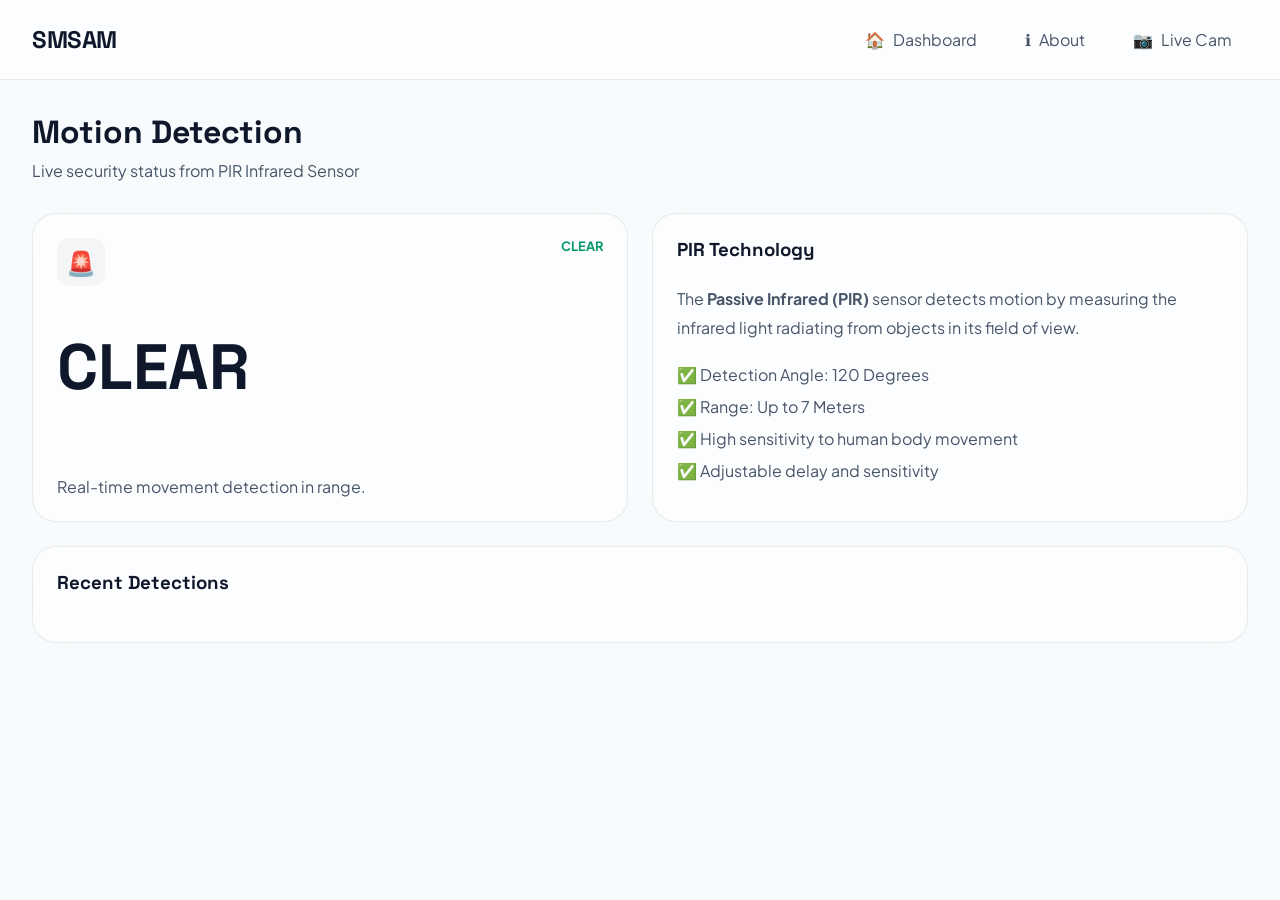
<file: motion.html>
<!DOCTYPE html>
<html lang="en">
<head>
    <meta charset="UTF-8">
    <meta name="viewport" content="width=device-width, initial-scale=1.0">
    <title>SMSAM | Motion Detection</title>
    <link rel="stylesheet" href="static/style.css">
</head>
<body>
    <div class="app-container">
        <!-- Navbar -->
        <nav class="navbar">
            <div class="brand">
                <h1 class="brand-name">SMSAM</h1>
            </div>
            
            <ul class="nav-menu">
                <li class="nav-item">
                    <a href="index.html" class="nav-link">
                        <span>🏠</span> Dashboard
                    </a>
                </li>
                <li class="nav-item">
                    <a href="about.html" class="nav-link">
                        <span>ℹ</span> About
                    </a>
                </li>
                <li class="nav-item">
                    <a href="camera.html" class="nav-link">
                        <span>📷</span> Live Cam
                    </a>
                </li>
                
            </ul>
        </nav>

        <!-- Main Content -->
        <main class="main-content">
            <header class="header animate-fade">
                <div>
                    <h2 style="font-size: 2rem; margin-bottom: 0.5rem;">Motion Detection</h2>
                    <p style="color: var(--text-dim);">Live security status from PIR Infrared Sensor</p>
                </div>
            </header>

            <div style="display: grid; grid-template-columns: 1fr 1fr; gap: 1.5rem;">
                <!-- Live Card -->
                <div id="motion-card" class="glass-card animate-fade">
                    <div class="card-header">
                        <div class="card-icon">🚨</div>
                        <div id="motion-status" class="status-badge" style="color: var(--success); font-weight: 700; font-size: 0.8rem;">CLEAR</div>
                    </div>
                    <div class="card-value" style="font-size: 4rem; padding: 1rem 0;">
                        <span id="motion-val">CLEAR</span>
                    </div>
                    <div class="progress-container" style="height: 12px;">
                        <div id="motion-bar" class="progress-bar" style="width: 0%;"></div>
                    </div>
                    <p style="margin-top: 1.5rem; color: var(--text-dim);">Real-time movement detection in range.</p>
                </div>

                <!-- Details Card -->
                <div class="glass-card animate-fade" style="animation-delay: 0.1s;">
                    <h3 style="margin-bottom: 1.5rem;">PIR Technology</h3>
                    <p style="color: var(--text-dim); line-height: 1.8; margin-bottom: 1rem;">
                        The <strong>Passive Infrared (PIR)</strong> sensor detects motion by measuring the infrared light radiating from objects in its field of view.
                    </p>
                    <ul style="list-style: none; color: var(--text-dim); line-height: 2;">
                        <li>✅ Detection Angle: 120 Degrees</li>
                        <li>✅ Range: Up to 7 Meters</li>
                        <li>✅ High sensitivity to human body movement</li>
                        <li>✅ Adjustable delay and sensitivity</li>
                    </ul>
                </div>
            </div>

            <!-- Log Section -->
            <div class="glass-card animate-fade" style="margin-top: 1.5rem; animation-delay: 0.2s;">
                <h3 style="margin-bottom: 1.5rem;">Recent Detections</h3>
                <div id="alert-list" style="display: flex; flex-direction: column; gap: 1rem;">
                    <!-- Alerts will be injected here by script.js -->
                </div>
            </div>
        </main>
    </div>

    <script src="static/script.js"></script>
</body>
</html>
</file>
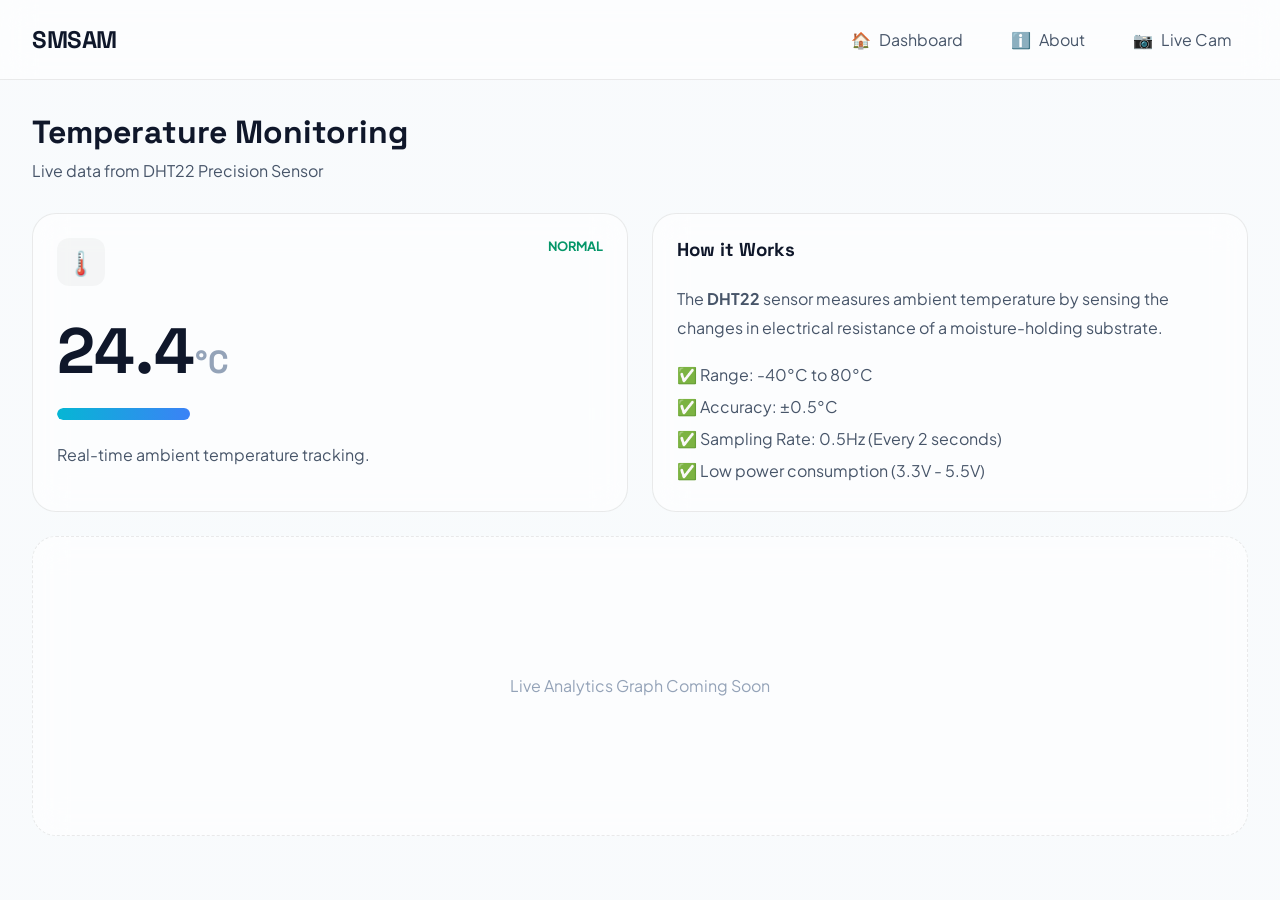
<file: temperature.html>
<!DOCTYPE html>
<html lang="en">
<head>
    <meta charset="UTF-8">
    <meta name="viewport" content="width=device-width, initial-scale=1.0">
    <title>SMSAM | Temperature Monitoring</title>
    <link rel="stylesheet" href="static/style.css">
</head>
<body>
    <div class="app-container">
        <!-- Navbar -->
        <nav class="navbar">
            <div class="brand">
                <h1 class="brand-name">SMSAM</h1>
            </div>
            
            <ul class="nav-menu">
                <li class="nav-item">
                    <a href="index.html" class="nav-link">
                        <span>🏠</span> Dashboard
                    </a>
                </li>
                <li class="nav-item">
                    <a href="about.html" class="nav-link">
                        <span>ℹ️</span> About
                    </a>
                </li>
                <li class="nav-item">
                    <a href="camera.html" class="nav-link">
                        <span>📷</span> Live Cam
                    </a>
                </li>
                
            </ul>
        </nav>

        <!-- Main Content -->
        <main class="main-content">
            <header class="header animate-fade">
                <div>
                    <h2 style="font-size: 2rem; margin-bottom: 0.5rem;">Temperature Monitoring</h2>
                    <p style="color: var(--text-dim);">Live data from DHT22 Precision Sensor</p>
                </div>
            </header>

            <div style="display: grid; grid-template-columns: 1fr 1fr; gap: 1.5rem;">
                <!-- Live Card -->
                <div class="glass-card animate-fade">
                    <div class="card-header">
                        <div class="card-icon">🌡️</div>
                        <div id="temperature-status" class="status-badge" style="color: var(--success); font-weight: 700; font-size: 0.8rem;">NORMAL</div>
                    </div>
                    <div class="card-value" style="font-size: 4rem;">
                        <span id="temperature-val">24.5</span><span style="font-size: 2rem; color: var(--text-muted);">°C</span>
                    </div>
                    <div class="progress-container" style="height: 12px;">
                        <div id="temperature-bar" class="progress-bar" style="width: 40%;"></div>
                    </div>
                    <p style="margin-top: 1.5rem; color: var(--text-dim);">Real-time ambient temperature tracking.</p>
                </div>

                <!-- Details Card -->
                <div class="glass-card animate-fade" style="animation-delay: 0.1s;">
                    <h3 style="margin-bottom: 1.5rem;">How it Works</h3>
                    <p style="color: var(--text-dim); line-height: 1.8; margin-bottom: 1rem;">
                        The <strong>DHT22</strong> sensor measures ambient temperature by sensing the changes in electrical resistance of a moisture-holding substrate.
                    </p>
                    <ul style="list-style: none; color: var(--text-dim); line-height: 2;">
                        <li>✅ Range: -40°C to 80°C</li>
                        <li>✅ Accuracy: ±0.5°C</li>
                        <li>✅ Sampling Rate: 0.5Hz (Every 2 seconds)</li>
                        <li>✅ Low power consumption (3.3V - 5.5V)</li>
                    </ul>
                </div>
            </div>

            <!-- Graph Placeholder -->
            <div class="glass-card animate-fade" style="margin-top: 1.5rem; animation-delay: 0.2s; height: 300px; display: flex; align-items: center; justify-content: center; border: 1px dashed var(--border-glass);">
                <p style="color: var(--text-muted);">Live Analytics Graph Coming Soon</p>
            </div>
        </main>
    </div>

    <script src="static/script.js"></script>
</body>
</html>
</file>
<file: static/style.css>
@import url('https://fonts.googleapis.com/css2?family=Plus+Jakarta+Sans:wght@300;400;500;600;700&family=Space+Grotesk:wght@400;500;600;700&family=JetBrains+Mono:wght@400;500&display=swap');

:root {
    /* Color Palette */
    --primary: #06b6d4;
    --primary-glow: rgba(6, 182, 212, 0.4);
    --secondary: #3b82f6;
    --accent: #10b981;
    
    --bg-deep: #f8fafc;
    --bg-surface: rgba(255, 255, 255, 0.8);
    --bg-glass: rgba(255, 255, 255, 0.6);
    --border-glass: rgba(0, 0, 0, 0.08);
    
    --text-main: #0f172a;
    --text-dim: #475569;
    --text-muted: #94a3b8;
    
    --success: #059669;
    --warning: #d97706;
    --danger: #dc2626;
    
    /* Layout */
    --sidebar-w: 280px;
    --header-h: 80px;
    --radius-xl: 24px;
    --radius-lg: 16px;
    --radius-md: 12px;
    
    /* Effects */
    --shadow-glass: 0 8px 32px 0 rgba(0, 0, 0, 0.37);
    --blur: blur(16px);
    --transition: all 0.4s cubic-bezier(0.4, 0, 0.2, 1);
}

* {
    margin: 0;
    padding: 0;
    box-sizing: border-box;
}

body {
    background: var(--bg-deep);
    color: var(--text-main);
    font-family: 'Plus Jakarta Sans', sans-serif;
    min-height: 100vh;
    overflow-x: hidden;
}

body::before {
    content: '';
    position: fixed;
    top: 0;
    left: 0;
    width: 100%;
    height: 100%;
    background-image: linear-gradient(rgba(248, 250, 252, 0.85), rgba(248, 250, 252, 0.85)), 
                      url('https://images.unsplash.com/photo-1451187580459-43490279c0fa?q=80&w=1920&auto=format&fit=crop');
    background-size: cover;
    background-position: center;
    background-attachment: fixed;
    z-index: -1;
}

h1, h2, h3, h4 {
    font-family: 'Space Grotesk', sans-serif;
    font-weight: 700;
}


.app-container {
    display: flex;
    min-height: 100vh;
}

/* Navbar */
.navbar {
    width: 100%;
    height: var(--header-h);
    background: var(--bg-glass);
    backdrop-filter: var(--blur);
    border-bottom: 1px solid var(--border-glass);
    padding: 0 2rem;
    display: flex;
    align-items: center;
    justify-content: space-between;
    position: fixed;
    top: 0;
    left: 0;
    z-index: 100;
}

.brand {
    display: flex;
    align-items: center;
    gap: 12px;
}



.brand-name {
    font-size: 1.5rem;
    letter-spacing: -0.5px;
}

.nav-menu {
    list-style: none;
    display: flex;
    gap: 1rem;
}

.nav-item {
    margin-bottom: 0;
}

.nav-link {
    display: flex;
    align-items: center;
    gap: 8px;
    padding: 8px 16px;
    text-decoration: none;
    color: var(--text-dim);
    border-radius: var(--radius-md);
    transition: var(--transition);
}

.nav-link:hover, .nav-link.active {
    background: var(--bg-glass);
    color: var(--text-main);
}

.nav-link.active {
    background: linear-gradient(180deg, rgba(99, 102, 241, 0.1), transparent);
    border-bottom: 2px solid var(--primary);
    border-radius: var(--radius-md) var(--radius-md) 0 0;
}


.main-content {
    flex-grow: 1;
    margin-left: 0;
    padding: calc(var(--header-h) + 2rem) 2rem 2rem 2rem;
}

.header {
    display: flex;
    justify-content: space-between;
    align-items: center;
    margin-bottom: 2rem;
}

.user-profile {
    display: flex;
    align-items: center;
    gap: 12px;
    padding: 8px 16px;
    background: rgba(0, 0, 0, 0.03);
    border-radius: 100px;
    border: 1px solid var(--border-glass);
}

.avatar {
    width: 32px;
    height: 32px;
    border-radius: 50%;
    background: var(--primary);
}

/* Cards & Grid */
.dashboard-grid {
    display: grid;
    grid-template-columns: repeat(auto-fit, minmax(300px, 1fr));
    gap: 1.5rem;
}

.glass-card {
    background: var(--bg-glass);
    backdrop-filter: var(--blur);
    border: 1px solid var(--border-glass);
    border-radius: var(--radius-xl);
    padding: 1.5rem;
    transition: var(--transition);
}

.glass-card:hover {
    transform: translateY(-5px);
    border-color: rgba(255, 255, 255, 0.15);
    background: rgba(255, 255, 255, 0.05);
}

.card-header {
    display: flex;
    justify-content: space-between;
    align-items: flex-start;
    margin-bottom: 1.5rem;
}

.card-icon {
    width: 48px;
    height: 48px;
    background: rgba(0, 0, 0, 0.03);
    border-radius: var(--radius-md);
    display: flex;
    align-items: center;
    justify-content: center;
    font-size: 1.5rem;
}

.card-value {
    font-size: 2.5rem;
    font-weight: 800;
    font-family: 'Space Grotesk', sans-serif;
    margin-bottom: 0.25rem;
}

.card-label {
    color: var(--text-dim);
    font-size: 0.9rem;
}

/* Progress Bars */
.progress-container {
    height: 8px;
    background: rgba(255, 255, 255, 0.05);
    border-radius: 100px;
    overflow: hidden;
    margin-top: 1rem;
}

.progress-bar {
    height: 100%;
    background: linear-gradient(90deg, var(--primary), var(--secondary));
    border-radius: 100px;
    transition: width 1s ease-out;
}

/* Auth Pages Styles */
.auth-container {
    min-height: 100vh;
    display: flex;
    align-items: center;
    justify-content: center;
    padding: 2rem;
}

.auth-card {
    width: 100%;
    max-width: 450px;
    background: var(--bg-glass);
    backdrop-filter: var(--blur);
    border: 1px solid var(--border-glass);
    border-radius: var(--radius-xl);
    padding: 3rem;
    box-shadow: var(--shadow-glass);
}

.auth-header {
    text-align: center;
    margin-bottom: 2.5rem;
}

.form-group {
    margin-bottom: 1.5rem;
}

.form-label {
    display: block;
    margin-bottom: 0.5rem;
    color: var(--text-dim);
    font-size: 0.9rem;
}

.form-input {
    width: 100%;
    background: rgba(0, 0, 0, 0.02);
    border: 1px solid var(--border-glass);
    border-radius: var(--radius-md);
    padding: 12px 16px;
    color: var(--text-main);
    font-family: inherit;
    transition: var(--transition);
}

.form-input:focus {
    outline: none;
    border-color: var(--primary);
    background: #fff;
    box-shadow: 0 0 0 4px rgba(6, 182, 212, 0.1);
}

.btn {
    width: 100%;
    padding: 14px;
    border-radius: var(--radius-md);
    border: none;
    font-family: inherit;
    font-weight: 600;
    cursor: pointer;
    transition: var(--transition);
}

.btn-primary {
    background: linear-gradient(135deg, var(--primary), var(--secondary));
    color: white;
    box-shadow: 0 4px 15px var(--primary-glow);
}

.btn-primary:hover {
    transform: translateY(-2px);
    box-shadow: 0 6px 20px var(--primary-glow);
}

.auth-footer {
    margin-top: 2rem;
    text-align: center;
    font-size: 0.9rem;
    color: var(--text-dim);
}

.auth-footer a {
    color: var(--primary);
    text-decoration: none;
    font-weight: 600;
}

.permissions-grid {
    display: grid;
    grid-template-columns: 1fr 1fr;
    gap: 0.75rem;
    padding: 1rem;
    background: rgba(0, 0, 0, 0.02);
    border: 1px solid var(--border-glass);
    border-radius: var(--radius-md);
}

.checkbox-label {
    display: flex;
    align-items: center;
    gap: 8px;
    font-size: 0.85rem;
    color: var(--text-dim);
    cursor: pointer;
}

.checkbox-label input {
    cursor: pointer;
}

/* Animations */
@keyframes fadeIn {
    from { opacity: 0; transform: translateY(20px); }
    to { opacity: 1; transform: translateY(0); }
}

.animate-fade {
    animation: fadeIn 0.6s ease-out forwards;
}
</file>
